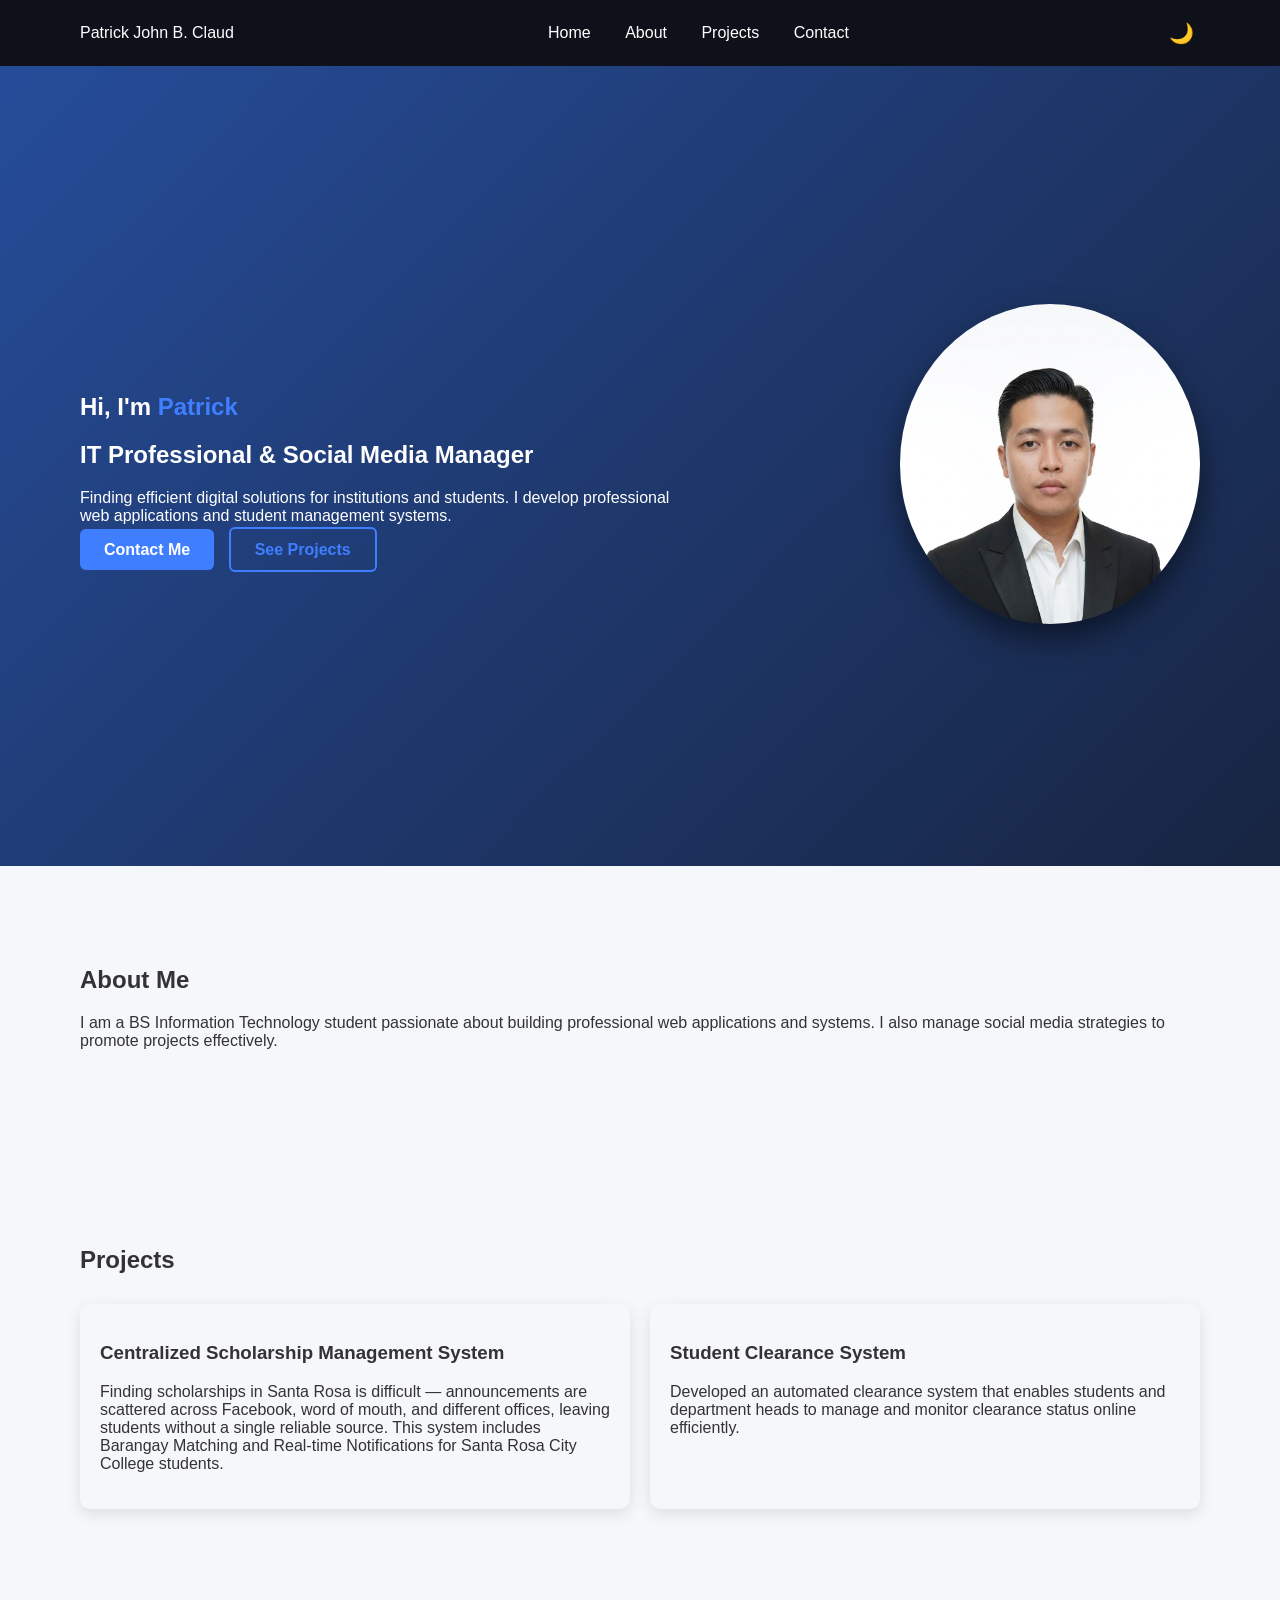
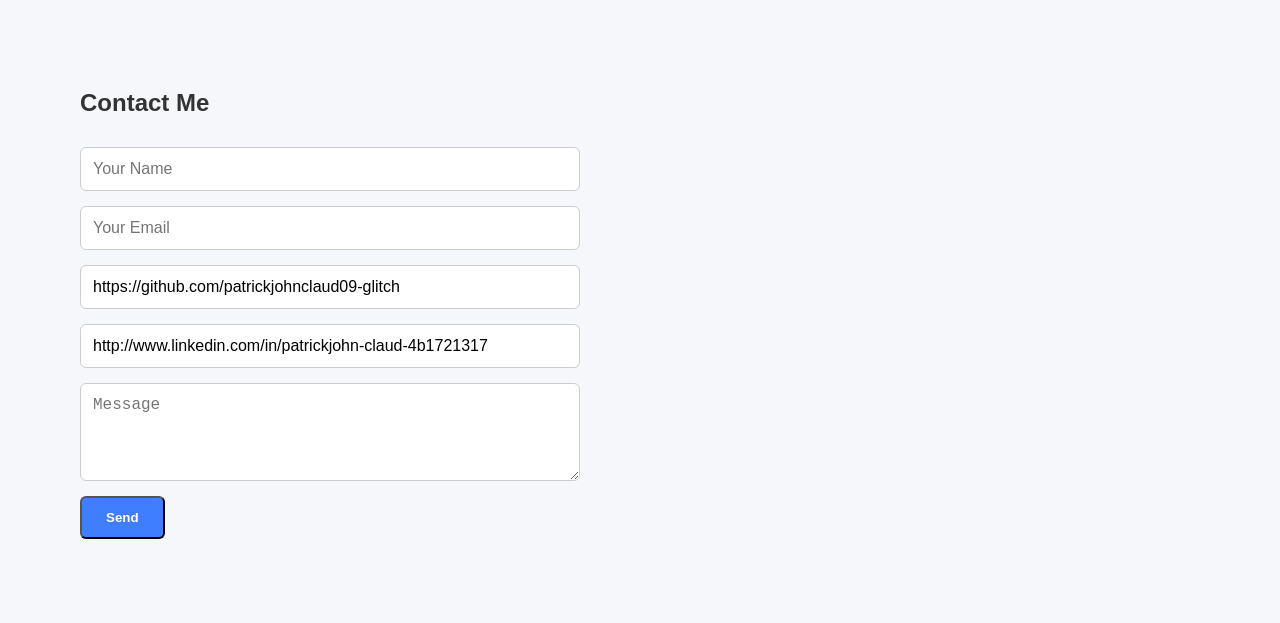
<file: index.html>
<!DOCTYPE html>
<html lang="en">
<head>
  <meta charset="UTF-8">
  <title>Patrick John B. Claud | Portfolio</title>
  <link rel="stylesheet" href="style.css">
</head>
<body>

  <!-- HEADER -->
  <header>
    <div class="logo">Patrick John B. Claud</div>
    <nav>
      <a href="#home">Home</a>
      <a href="#about">About</a>
      <a href="#portfolio">Projects</a>
      <a href="#contact">Contact</a>
    </nav>
    <button id="darkToggle" class="dark-btn">🌙</button>
  </header>

  <!-- HERO -->
  <section class="hero" id="home">
    <div class="parallax-bg"></div>
    <div class="parallax-overlay"></div>

    <div class="hero-text">
      <h1>Hi, I'm <span>Patrick</span></h1>
      <h2>IT Professional & Social Media Manager</h2>
      <p>Finding efficient digital solutions for institutions and students. I develop professional web applications and student management systems.</p>
      <div class="buttons">
        <a href="#contact" class="btn primary">Contact Me</a>
        <a href="#portfolio" class="btn outline">See Projects</a>
      </div>
    </div>

    <div class="hero-image">
      <img src="photo.jpg" alt="Patrick John B. Claud">
    </div>
  </section>

  <!-- ABOUT -->
  <section id="about" class="section">
    <h2>About Me</h2>
    <p>I am a BS Information Technology student passionate about building professional web applications and systems. I also manage social media strategies to promote projects effectively.</p>
  </section>

  <!-- PROJECTS -->
  <section id="portfolio" class="section">
    <h2>Projects</h2>
    <div class="projects-container">
      <div class="project-card">
        <h3>Centralized Scholarship Management System</h3>
        <p>Finding scholarships in Santa Rosa is difficult — announcements are scattered across Facebook, word of mouth, and different offices, leaving students without a single reliable source. This system includes Barangay Matching and Real-time Notifications for Santa Rosa City College students.</p>
      </div>
      <div class="project-card">
        <h3>Student Clearance System</h3>
        <p>Developed an automated clearance system that enables students and department heads to manage and monitor clearance status online efficiently.</p>
      </div>
    </div>
  </section>

  <!-- CONTACT -->
  <section id="contact" class="section">
    <h2>Contact Me</h2>
    <form id="contactForm">
      <input type="text" placeholder="Your Name" required>
      <input type="email" placeholder="Your Email" required>
      <input type="text" placeholder="GitHub Profile" value="https://github.com/patrickjohnclaud09-glitch" required>
      <input type="text" placeholder="LinkedIn Profile" value="http://www.linkedin.com/in/patrickjohn-claud-4b1721317" required>
      <textarea placeholder="Message" rows="4"></textarea>
      <button type="submit" class="btn primary">Send</button>
    </form>
  </section>

  <script src="script.js"></script>
</body>
</html>
</file>
<file: style.css>
/* ------------------- GLOBAL ------------------- */
body {
  margin: 0;
  font-family: 'Poppins', sans-serif;
  background: #f5f7fa;
  color: #333;
  transition: background 0.5s, color 0.5s;
}

body.dark {
  background: #0f111a;
  color: #f5f5f5;
}

body, header, .hero-text, .hero-image, .btn, .project-card {
  transition: background 0.5s ease, color 0.5s ease, transform 0.3s ease;
}

/* HEADER */
header {
  display: flex;
  justify-content: space-between;
  align-items: center;
  padding: 20px 80px;
  background: #0f111a;
  color: #fff;
  position: sticky;
  top: 0;
  z-index: 10;
}

nav a {
  margin: 0 15px;
  color: #fff;
  text-decoration: none;
  transition: color 0.3s;
}

nav a:hover { color: #3f7fff; }

.dark-btn {
  background: none;
  border: none;
  font-size: 20px;
  cursor: pointer;
  color: #fff;
}

/* HERO */
.hero {
  position: relative;
  display: flex;
  align-items: center;
  justify-content: space-between;
  padding: 100px 80px;
  color: #fff;
  overflow: hidden;
  min-height: 600px;
}

.parallax-bg {
  position: absolute;
  top: 0; left: 0;
  width: 100%; height: 100%;
  background: linear-gradient(-45deg, #0a0f1a, #141b2a, #1f273c, #3f7fff);
  background-size: 400% 400%;
  animation: gradientShift 20s ease infinite;
  z-index: -2;
}

.parallax-overlay {
  position: absolute;
  top: 0; left: 0;
  width: 100%; height: 100%;
  background: rgba(0, 0, 0, 0.4);
  z-index: -1;
}

@keyframes gradientShift {
  0% { background-position: 0% 50%; }
  50% { background-position: 100% 50%; }
  100% { background-position: 0% 50%; }
}

.hero-text {
  max-width: 600px;
  transform: translateY(0);
  transition: transform 0.2s ease-out;
  z-index: 1;
}

.hero-text h1 span { color: #3f7fff; }

.hero-image {
  transform: translateY(0);
  transition: transform 0.2s ease-out;
  z-index: 1;
}

.hero-image img {
  width: 300px;
  border-radius: 50%;
  box-shadow: 0 15px 30px rgba(0,0,0,0.5);
}

/* BUTTONS */
.btn {
  padding: 12px 24px;
  border-radius: 6px;
  text-decoration: none;
  font-weight: 600;
  transition: background 0.3s, color 0.3s;
  margin-right: 10px;
}

.btn.primary { background: #3f7fff; color: #fff; }
.btn.primary:hover { background: #3366cc; }

.btn.outline { border: 2px solid #3f7fff; color: #3f7fff; }
.btn.outline:hover { background: #3f7fff; color: #fff; }

/* SECTIONS */
.section {
  padding: 80px;
  opacity: 0;
  transform: translateY(40px);
  transition: opacity 0.8s ease, transform 0.8s ease;
}

.section.visible {
  opacity: 1;
  transform: translateY(0);
}

/* PROJECTS */
.projects-container {
  display: grid;
  grid-template-columns: repeat(auto-fit, minmax(300px, 1fr));
  gap: 20px;
  margin-top: 30px;
}

.project-card {
  background: rgba(255,255,255,0.05);
  border-radius: 10px;
  padding: 20px;
  box-shadow: 0 5px 15px rgba(0,0,0,0.1);
  transition: transform 0.3s, background 0.3s;
}

.project-card:hover {
  transform: translateY(-5px);
  background: rgba(255,255,255,0.1);
}

/* CONTACT FORM */
#contact form {
  display: flex;
  flex-direction: column;
  max-width: 500px;
  margin-top: 30px;
}

#contact input, #contact textarea {
  margin-bottom: 15px;
  padding: 12px;
  border-radius: 6px;
  border: 1px solid #ccc;
  font-size: 16px;
}

#contact button {
  align-self: flex-start;
}
</file>
